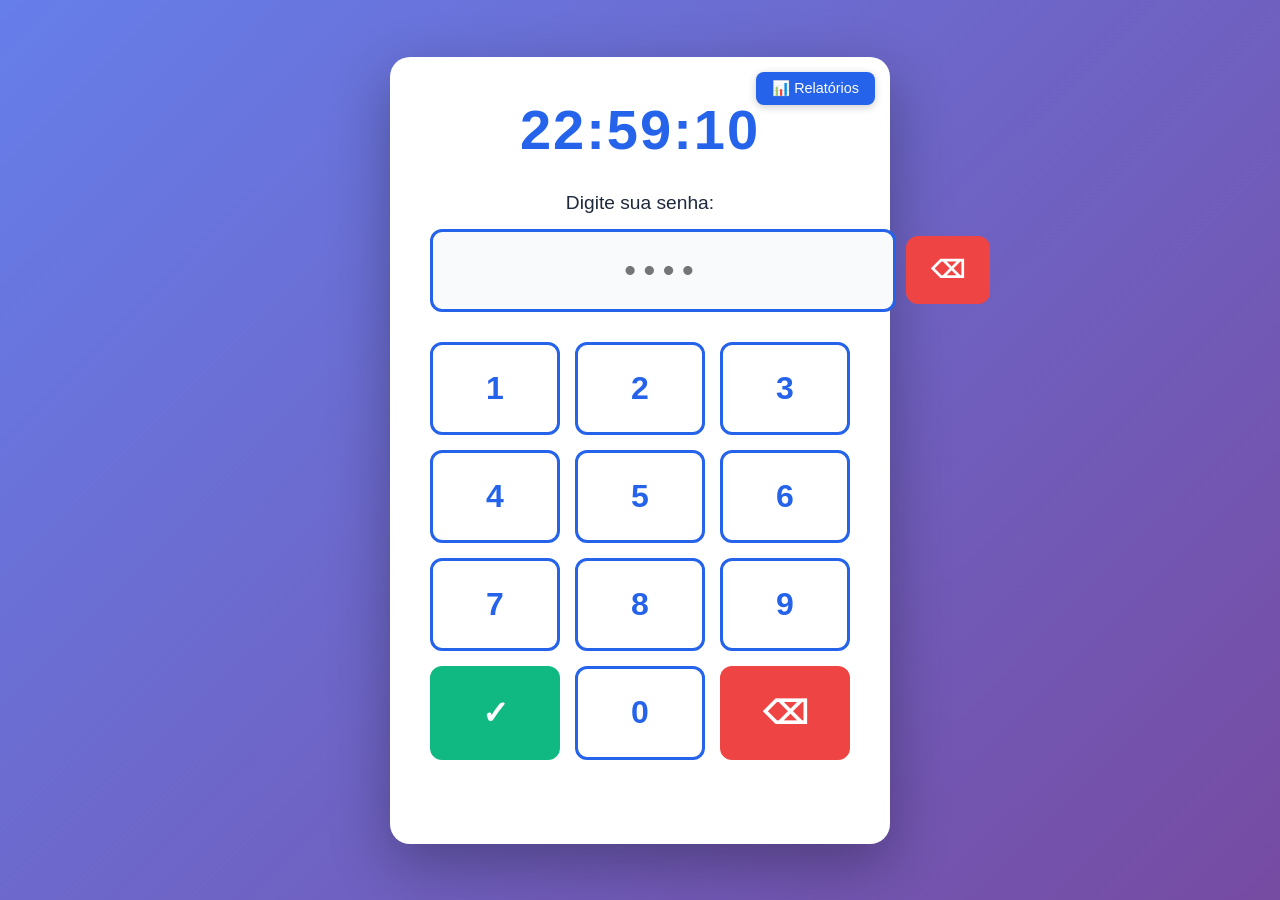
<file: index.html>
<!DOCTYPE html>
<html lang="pt-BR">
<head>
    <meta charset="UTF-8">
    <meta name="viewport" content="width=device-width, initial-scale=1.0">
    <title>Ponto Eletrônico - Registro</title>
    <link rel="stylesheet" href="styles.css">
</head>
<body>
    <!-- Tela de Login com Teclado -->
    <div id="tela-login" class="tela-login">
        <div class="login-container">
            <a href="adm/relatorios.html" class="link-relatorios" title="Ver Relatórios">📊 Relatórios</a>
            <div class="hora-display" id="hora-display"></div>
            
            <div class="senha-container">
                <div class="senha-label">Digite sua senha:</div>
                <div class="senha-input-container">
                    <input type="password" id="senha-input" class="senha-input" readonly placeholder="••••">
                    <button class="btn-limpar" id="btn-limpar">⌫</button>
                </div>
            </div>

            <div class="teclado-numerico">
                <button class="tecla" data-num="1">1</button>
                <button class="tecla" data-num="2">2</button>
                <button class="tecla" data-num="3">3</button>
                <button class="tecla" data-num="4">4</button>
                <button class="tecla" data-num="5">5</button>
                <button class="tecla" data-num="6">6</button>
                <button class="tecla" data-num="7">7</button>
                <button class="tecla" data-num="8">8</button>
                <button class="tecla" data-num="9">9</button>
                <button class="tecla btn-confirmar" id="btn-confirmar">✓</button>
                <button class="tecla" data-num="0">0</button>
                <button class="tecla btn-limpar-tecla" id="btn-limpar-tecla">⌫</button>
            </div>

            <div class="mensagem-erro" id="mensagem-erro"></div>
        </div>
    </div>

    <!-- Tela de Câmera -->
    <div id="tela-camera" class="tela-camera" style="display: none;">
        <div class="camera-header">
            <div class="camera-data-hora" id="camera-data-hora"></div>
            <div class="camera-nome" id="camera-nome"></div>
        </div>
        
        <div class="camera-container">
            <video id="video-camera" autoplay playsinline></video>
            <canvas id="canvas-camera" style="display: none;"></canvas>
        </div>

        <div class="camera-footer">
            <button class="btn-entrada-saida" id="btn-entrada-saida">
                <span id="btn-texto">Entrada</span>
            </button>
            <button class="btn-voltar" id="btn-voltar-camera">Voltar</button>
        </div>
    </div>

    <script src="app.js"></script>
</body>
</html>
</file>
<file: styles.css>
* {
    margin: 0;
    padding: 0;
    box-sizing: border-box;
}

:root {
    --primary-color: #2563eb;
    --primary-dark: #1e40af;
    --success-color: #10b981;
    --danger-color: #ef4444;
    --bg-dark: #0f172a;
    --bg-light: #f8fafc;
    --text-light: #ffffff;
    --text-dark: #1e293b;
}

body {
    font-family: -apple-system, BlinkMacSystemFont, 'Segoe UI', Roboto, 'Helvetica Neue', Arial, sans-serif;
    background: linear-gradient(135deg, #667eea 0%, #764ba2 100%);
    min-height: 100vh;
    display: flex;
    align-items: center;
    justify-content: center;
    overflow: hidden;
}

/* Tela de Login */
.tela-login {
    width: 100%;
    height: 100vh;
    display: flex;
    align-items: center;
    justify-content: center;
    padding: 20px;
}

.login-container {
    background: white;
    border-radius: 20px;
    padding: 40px;
    box-shadow: 0 20px 60px rgba(0, 0, 0, 0.3);
    max-width: 500px;
    width: 100%;
    position: relative;
}

.link-relatorios {
    position: absolute;
    top: 15px;
    right: 15px;
    padding: 8px 16px;
    background: var(--primary-color);
    color: white;
    text-decoration: none;
    border-radius: 8px;
    font-size: 0.9rem;
    font-weight: 500;
    transition: all 0.3s ease;
    box-shadow: 0 2px 8px rgba(0, 0, 0, 0.2);
}

.link-relatorios:hover {
    background: var(--primary-dark);
    transform: translateY(-2px);
    box-shadow: 0 4px 12px rgba(0, 0, 0, 0.3);
}

.hora-display {
    text-align: center;
    font-size: 3.5rem;
    font-weight: bold;
    color: var(--primary-color);
    margin-bottom: 30px;
    font-variant-numeric: tabular-nums;
    letter-spacing: 2px;
}

.senha-container {
    margin-bottom: 30px;
}

.senha-label {
    text-align: center;
    font-size: 1.2rem;
    color: var(--text-dark);
    margin-bottom: 15px;
    font-weight: 500;
}

.senha-input-container {
    display: flex;
    gap: 10px;
    align-items: center;
}

.senha-input {
    flex: 1;
    padding: 20px;
    font-size: 2rem;
    text-align: center;
    border: 3px solid var(--primary-color);
    border-radius: 12px;
    letter-spacing: 8px;
    font-weight: bold;
    background: var(--bg-light);
}

.senha-input:focus {
    outline: none;
    border-color: var(--primary-dark);
}

.btn-limpar {
    padding: 20px 25px;
    font-size: 1.5rem;
    background: var(--danger-color);
    color: white;
    border: none;
    border-radius: 12px;
    cursor: pointer;
    transition: all 0.3s ease;
    font-weight: bold;
}

.btn-limpar:hover {
    background: #dc2626;
    transform: scale(1.05);
}

/* Teclado Numérico */
.teclado-numerico {
    display: grid;
    grid-template-columns: repeat(3, 1fr);
    gap: 15px;
    margin-bottom: 20px;
}

.tecla {
    padding: 25px;
    font-size: 2rem;
    font-weight: bold;
    border: 3px solid var(--primary-color);
    border-radius: 12px;
    background: white;
    color: var(--primary-color);
    cursor: pointer;
    transition: all 0.2s ease;
    user-select: none;
}

.tecla:hover {
    background: var(--primary-color);
    color: white;
    transform: scale(1.05);
}

.tecla:active {
    transform: scale(0.95);
}

.btn-confirmar {
    background: var(--success-color);
    color: white;
    border-color: var(--success-color);
}

.btn-confirmar:hover {
    background: #059669;
    border-color: #059669;
}

.btn-limpar-tecla {
    background: var(--danger-color);
    color: white;
    border-color: var(--danger-color);
}

.btn-limpar-tecla:hover {
    background: #dc2626;
    border-color: #dc2626;
}

.mensagem-erro {
    text-align: center;
    color: var(--danger-color);
    font-weight: 500;
    min-height: 24px;
    margin-top: 10px;
}

/* Tela de Câmera */
.tela-camera {
    position: fixed;
    top: 0;
    left: 0;
    width: 100%;
    height: 100vh;
    background: var(--bg-dark);
    z-index: 1000;
    display: flex;
    flex-direction: column;
}

.camera-header {
    position: absolute;
    top: 0;
    left: 0;
    right: 0;
    background: rgba(15, 23, 42, 0.9);
    padding: 20px;
    z-index: 1001;
    display: flex;
    justify-content: space-between;
    align-items: center;
    flex-wrap: wrap;
    gap: 15px;
}

.camera-data-hora {
    color: var(--text-light);
    font-size: 1.5rem;
    font-weight: bold;
    font-variant-numeric: tabular-nums;
}

.camera-nome {
    color: var(--text-light);
    font-size: 1.3rem;
    font-weight: 500;
}

.camera-container {
    flex: 1;
    display: flex;
    align-items: center;
    justify-content: center;
    position: relative;
    overflow: hidden;
}

#video-camera {
    width: 100%;
    height: 100%;
    object-fit: cover;
}

.camera-footer {
    position: absolute;
    bottom: 0;
    left: 0;
    right: 0;
    background: rgba(15, 23, 42, 0.9);
    padding: 30px;
    z-index: 1001;
    display: flex;
    flex-direction: column;
    gap: 15px;
    align-items: center;
}

.btn-entrada-saida {
    width: 100%;
    max-width: 400px;
    padding: 25px;
    font-size: 2rem;
    font-weight: bold;
    border: none;
    border-radius: 15px;
    cursor: pointer;
    transition: all 0.3s ease;
    color: white;
    text-transform: uppercase;
    letter-spacing: 2px;
    box-shadow: 0 10px 30px rgba(0, 0, 0, 0.3);
}

.btn-entrada-saida.entrada {
    background: var(--success-color);
}

.btn-entrada-saida.entrada:hover {
    background: #059669;
    transform: translateY(-2px);
    box-shadow: 0 15px 40px rgba(16, 185, 129, 0.4);
}

.btn-entrada-saida.saida {
    background: var(--danger-color);
}

.btn-entrada-saida.saida:hover {
    background: #dc2626;
    transform: translateY(-2px);
    box-shadow: 0 15px 40px rgba(239, 68, 68, 0.4);
}

.btn-voltar {
    padding: 12px 30px;
    background: transparent;
    color: var(--text-light);
    border: 2px solid var(--text-light);
    border-radius: 8px;
    cursor: pointer;
    font-size: 1rem;
    transition: all 0.3s ease;
}

.btn-voltar:hover {
    background: var(--text-light);
    color: var(--bg-dark);
}

/* Responsive */
@media (max-width: 768px) {
    .login-container {
        padding: 30px 20px;
    }

    .hora-display {
        font-size: 2.5rem;
    }

    .senha-input {
        font-size: 1.5rem;
        padding: 15px;
    }

    .tecla {
        padding: 20px;
        font-size: 1.5rem;
    }

    .camera-data-hora {
        font-size: 1.2rem;
    }

    .camera-nome {
        font-size: 1rem;
    }

    .btn-entrada-saida {
        font-size: 1.5rem;
        padding: 20px;
    }
}
</file>
